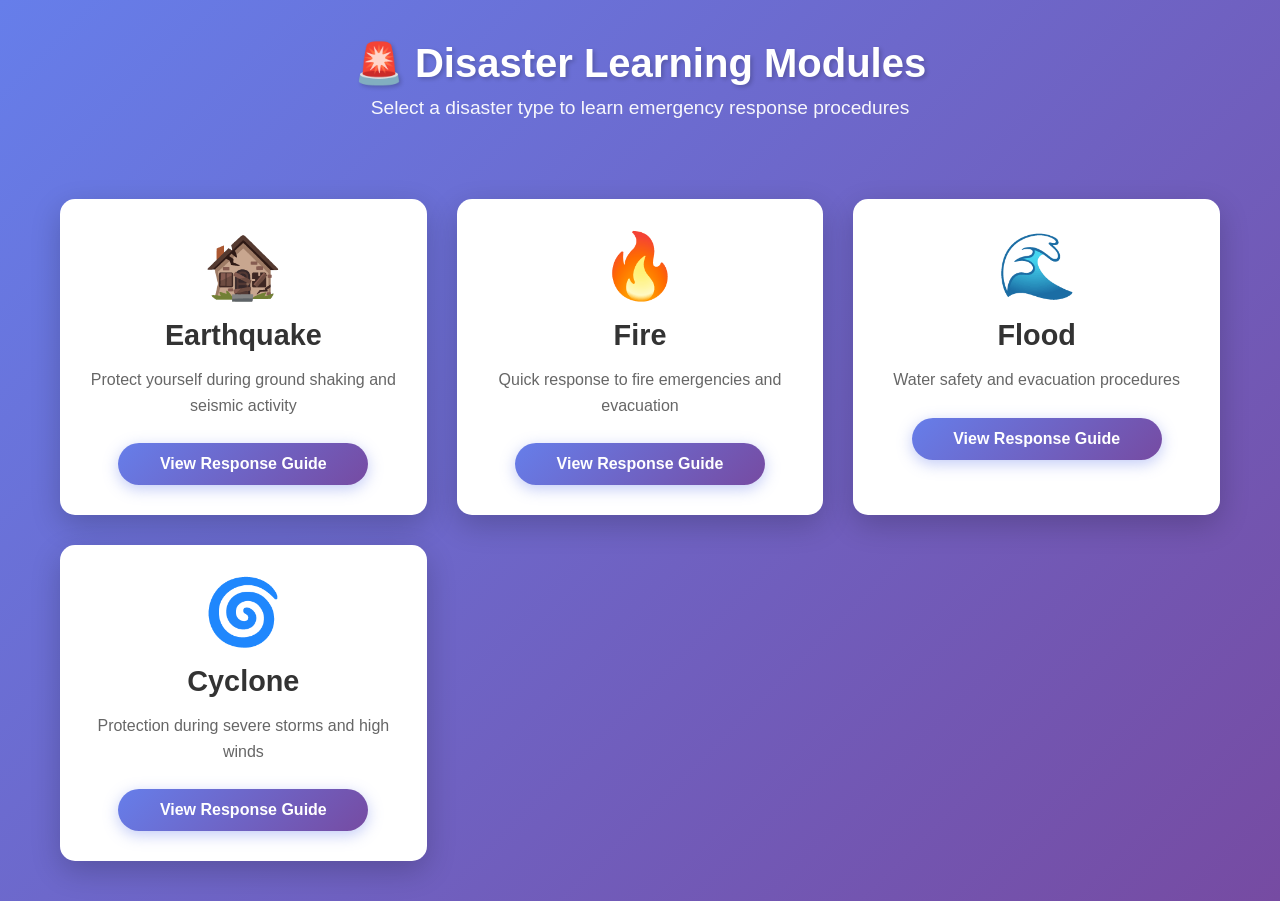
<file: disaster-modules.html>
<!DOCTYPE html>
<html lang="en">
<head>
    <meta charset="UTF-8">
    <meta name="viewport" content="width=device-width, initial-scale=1.0">
    <title>Disaster Learning Modules</title>
    <!-- Favicon to prevent 404 error -->
    <link rel="icon" href="data:image/svg+xml,<svg xmlns='http://www.w3.org/2000/svg' viewBox='0 0 100 100'><text y='.9em' font-size='90'>🚨</text></svg>">
    <link rel="stylesheet" href="disaster-style.css">
</head>
<body>
    <div class="container">
        <header>
            <h1>🚨 Disaster Learning Modules</h1>
            <p>Select a disaster type to learn emergency response procedures</p>
        </header>

        <!-- Disaster Cards Grid -->
        <div class="cards-grid">
            <!-- Earthquake Card -->
            <div class="disaster-card">
                <div class="card-icon">🏚️</div>
                <h3 class="card-title">Earthquake</h3>
                <p class="card-description">Protect yourself during ground shaking and seismic activity</p>
                <button class="guide-button" data-disaster="earthquake">View Response Guide</button>
            </div>

            <!-- Fire Card -->
            <div class="disaster-card">
                <div class="card-icon">🔥</div>
                <h3 class="card-title">Fire</h3>
                <p class="card-description">Quick response to fire emergencies and evacuation</p>
                <button class="guide-button" data-disaster="fire">View Response Guide</button>
            </div>

            <!-- Flood Card -->
            <div class="disaster-card">
                <div class="card-icon">🌊</div>
                <h3 class="card-title">Flood</h3>
                <p class="card-description">Water safety and evacuation procedures</p>
                <button class="guide-button" data-disaster="flood">View Response Guide</button>
            </div>

            <!-- Cyclone Card -->
            <div class="disaster-card">
                <div class="card-icon">🌀</div>
                <h3 class="card-title">Cyclone</h3>
                <p class="card-description">Protection during severe storms and high winds</p>
                <button class="guide-button" data-disaster="cyclone">View Response Guide</button>
            </div>
        </div>
    </div>

    <!-- Modal Popup -->
    <div id="responseModal" class="modal">
        <div class="modal-content">
            <div class="modal-header">
                <h2 id="modalTitle">Emergency Response Guide</h2>
                <button class="close-button" id="closeModal">&times;</button>
            </div>
            <div class="modal-body">
                <h3>Safety Steps:</h3>
                <ul id="stepsList"></ul>
                <div id="contactsSection">
                    <h3>Emergency Contacts:</h3>
                    <ul id="contactsList"></ul>
                </div>
            </div>
            <div class="modal-footer">
                <button class="got-it-button" id="gotItButton">Got It!</button>
            </div>
        </div>
    </div>

    <script src="disaster-script.js"></script>
</body>
</html>
</file>
<file: disaster-style.css>
* {
    margin: 0;
    padding: 0;
    box-sizing: border-box;
}

body {
    font-family: 'Segoe UI', Tahoma, Geneva, Verdana, sans-serif;
    background: linear-gradient(135deg, #667eea 0%, #764ba2 100%);
    min-height: 100vh;
    padding: 20px;
    overflow-x: hidden;
}

.container {
    max-width: 1200px;
    margin: 0 auto;
}

header {
    text-align: center;
    color: white;
    margin-bottom: 40px;
    padding: 20px;
    animation: fadeIn 0.6s ease;
}

header h1 {
    font-size: 2.5rem;
    margin-bottom: 10px;
    text-shadow: 2px 2px 4px rgba(0, 0, 0, 0.2);
}

header p {
    font-size: 1.2rem;
    opacity: 0.95;
}

/* Cards Grid Layout */
.cards-grid {
    display: grid;
    grid-template-columns: repeat(auto-fit, minmax(280px, 1fr));
    gap: 30px;
    padding: 20px;
    animation: fadeIn 0.8s ease;
}

/* Disaster Cards */
.disaster-card {
    background: white;
    border-radius: 15px;
    padding: 30px;
    text-align: center;
    box-shadow: 0 10px 30px rgba(0, 0, 0, 0.2);
    transition: transform 0.3s ease, box-shadow 0.3s ease;
    animation: slideUp 0.5s ease;
}

.disaster-card:hover {
    transform: translateY(-10px);
    box-shadow: 0 15px 40px rgba(0, 0, 0, 0.3);
}

.card-icon {
    font-size: 4rem;
    margin-bottom: 15px;
    animation: bounce 1s ease infinite;
}

@keyframes bounce {
    0%, 100% {
        transform: translateY(0);
    }
    50% {
        transform: translateY(-10px);
    }
}

.card-title {
    font-size: 1.8rem;
    color: #333;
    margin-bottom: 15px;
    font-weight: 700;
}

.card-description {
    color: #666;
    margin-bottom: 25px;
    line-height: 1.6;
    font-size: 1rem;
}

.guide-button {
    background: linear-gradient(135deg, #667eea 0%, #764ba2 100%);
    color: white;
    border: none;
    padding: 12px 30px;
    font-size: 1rem;
    font-weight: 600;
    border-radius: 25px;
    cursor: pointer;
    transition: all 0.3s ease;
    box-shadow: 0 4px 15px rgba(102, 126, 234, 0.4);
    width: 100%;
    max-width: 250px;
}

.guide-button:hover {
    transform: scale(1.05);
    box-shadow: 0 6px 20px rgba(102, 126, 234, 0.6);
}

.guide-button:active {
    transform: scale(0.98);
}

/* Modal Overlay */
.modal {
    display: none;
    position: fixed;
    z-index: 1000;
    left: 0;
    top: 0;
    width: 100%;
    height: 100%;
    background-color: rgba(0, 0, 0, 0.75);
    backdrop-filter: blur(8px);
    animation: fadeIn 0.3s ease;
}

.modal.active {
    display: flex;
    align-items: center;
    justify-content: center;
}

@keyframes fadeIn {
    from {
        opacity: 0;
    }
    to {
        opacity: 1;
    }
}

/* Modal Content */
.modal-content {
    background: white;
    border-radius: 20px;
    max-width: 650px;
    width: 90%;
    max-height: 85vh;
    overflow: hidden;
    display: flex;
    flex-direction: column;
    animation: slideIn 0.4s ease;
    box-shadow: 0 20px 60px rgba(0, 0, 0, 0.4);
}

@keyframes slideIn {
    from {
        transform: scale(0.8) translateY(-50px);
        opacity: 0;
    }
    to {
        transform: scale(1) translateY(0);
        opacity: 1;
    }
}

@keyframes slideUp {
    from {
        transform: translateY(30px);
        opacity: 0;
    }
    to {
        transform: translateY(0);
        opacity: 1;
    }
}

/* Modal Header */
.modal-header {
    background: linear-gradient(135deg, #667eea 0%, #764ba2 100%);
    padding: 25px 30px;
    display: flex;
    align-items: center;
    justify-content: space-between;
    border-bottom: 3px solid rgba(255, 255, 255, 0.2);
}

#modalTitle {
    font-size: 1.8rem;
    color: white;
    margin: 0;
    font-weight: 700;
}

.close-button {
    background: rgba(255, 255, 255, 0.2);
    border: none;
    color: white;
    font-size: 2rem;
    width: 40px;
    height: 40px;
    border-radius: 50%;
    cursor: pointer;
    display: flex;
    align-items: center;
    justify-content: center;
    transition: all 0.3s ease;
    line-height: 1;
    padding: 0;
}

.close-button:hover {
    background: rgba(255, 255, 255, 0.3);
    transform: rotate(90deg);
}

/* Modal Body */
.modal-body {
    padding: 30px;
    overflow-y: auto;
    flex: 1;
}

.modal-body h3 {
    font-size: 1.4rem;
    color: #667eea;
    margin-bottom: 15px;
    margin-top: 20px;
    font-weight: 700;
}

.modal-body h3:first-child {
    margin-top: 0;
}

.modal-body ul {
    list-style: none;
    padding: 0;
    margin-bottom: 20px;
}

.modal-body ul li {
    background: linear-gradient(135deg, rgba(102, 126, 234, 0.1) 0%, rgba(118, 75, 162, 0.08) 100%);
    padding: 15px 20px;
    margin-bottom: 12px;
    border-left: 4px solid #667eea;
    border-radius: 8px;
    font-size: 1.05rem;
    color: #333;
    animation: slideIn 0.4s ease;
    transition: all 0.3s ease;
}

.modal-body ul li:hover {
    transform: translateX(8px);
    box-shadow: 0 3px 10px rgba(102, 126, 234, 0.2);
}

#contactsSection {
    margin-top: 25px;
    padding-top: 20px;
    border-top: 2px solid #e0e0e0;
}

#contactsList li {
    border-left-color: #764ba2;
}

/* Modal Footer */
.modal-footer {
    padding: 20px 30px;
    background: #f9f9f9;
    border-top: 1px solid #e0e0e0;
}

.got-it-button {
    background: linear-gradient(135deg, #667eea 0%, #764ba2 100%);
    color: white;
    border: none;
    padding: 14px 40px;
    font-size: 1.1rem;
    font-weight: 700;
    border-radius: 25px;
    cursor: pointer;
    width: 100%;
    transition: all 0.3s ease;
    box-shadow: 0 4px 15px rgba(102, 126, 234, 0.4);
}

.got-it-button:hover {
    transform: translateY(-2px);
    box-shadow: 0 6px 20px rgba(102, 126, 234, 0.5);
}

.got-it-button:active {
    transform: translateY(0);
}

/* Scrollbar Styling */
.modal-body::-webkit-scrollbar {
    width: 8px;
}

.modal-body::-webkit-scrollbar-track {
    background: #f1f1f1;
    border-radius: 10px;
}

.modal-body::-webkit-scrollbar-thumb {
    background: linear-gradient(135deg, #667eea 0%, #764ba2 100%);
    border-radius: 10px;
}

.modal-body::-webkit-scrollbar-thumb:hover {
    background: linear-gradient(135deg, #764ba2 0%, #667eea 100%);
}

/* Responsive Design */
@media (max-width: 768px) {
    header h1 {
        font-size: 2rem;
    }

    header p {
        font-size: 1rem;
    }

    .cards-grid {
        grid-template-columns: 1fr;
        padding: 10px;
        gap: 20px;
    }

    .modal-content {
        width: 95%;
        max-height: 90vh;
    }

    .modal-header {
        padding: 20px;
    }

    #modalTitle {
        font-size: 1.4rem;
    }

    .modal-body {
        padding: 20px;
    }

    .modal-body h3 {
        font-size: 1.2rem;
    }

    .modal-body ul li {
        font-size: 0.95rem;
        padding: 12px 15px;
    }

    .modal-footer {
        padding: 15px 20px;
    }
}

@media (max-width: 480px) {
    body {
        padding: 10px;
    }

    header {
        margin-bottom: 20px;
        padding: 15px;
    }

    header h1 {
        font-size: 1.6rem;
    }

    .card-icon {
        font-size: 3rem;
    }

    .card-title {
        font-size: 1.4rem;
    }

    .card-description {
        font-size: 0.9rem;
    }

    .disaster-card {
        padding: 20px;
    }

    .modal-content {
        border-radius: 15px;
    }

    #modalTitle {
        font-size: 1.2rem;
    }
    
    .close-button {
        width: 35px;
        height: 35px;
        font-size: 1.5rem;
    }
}
</file>
